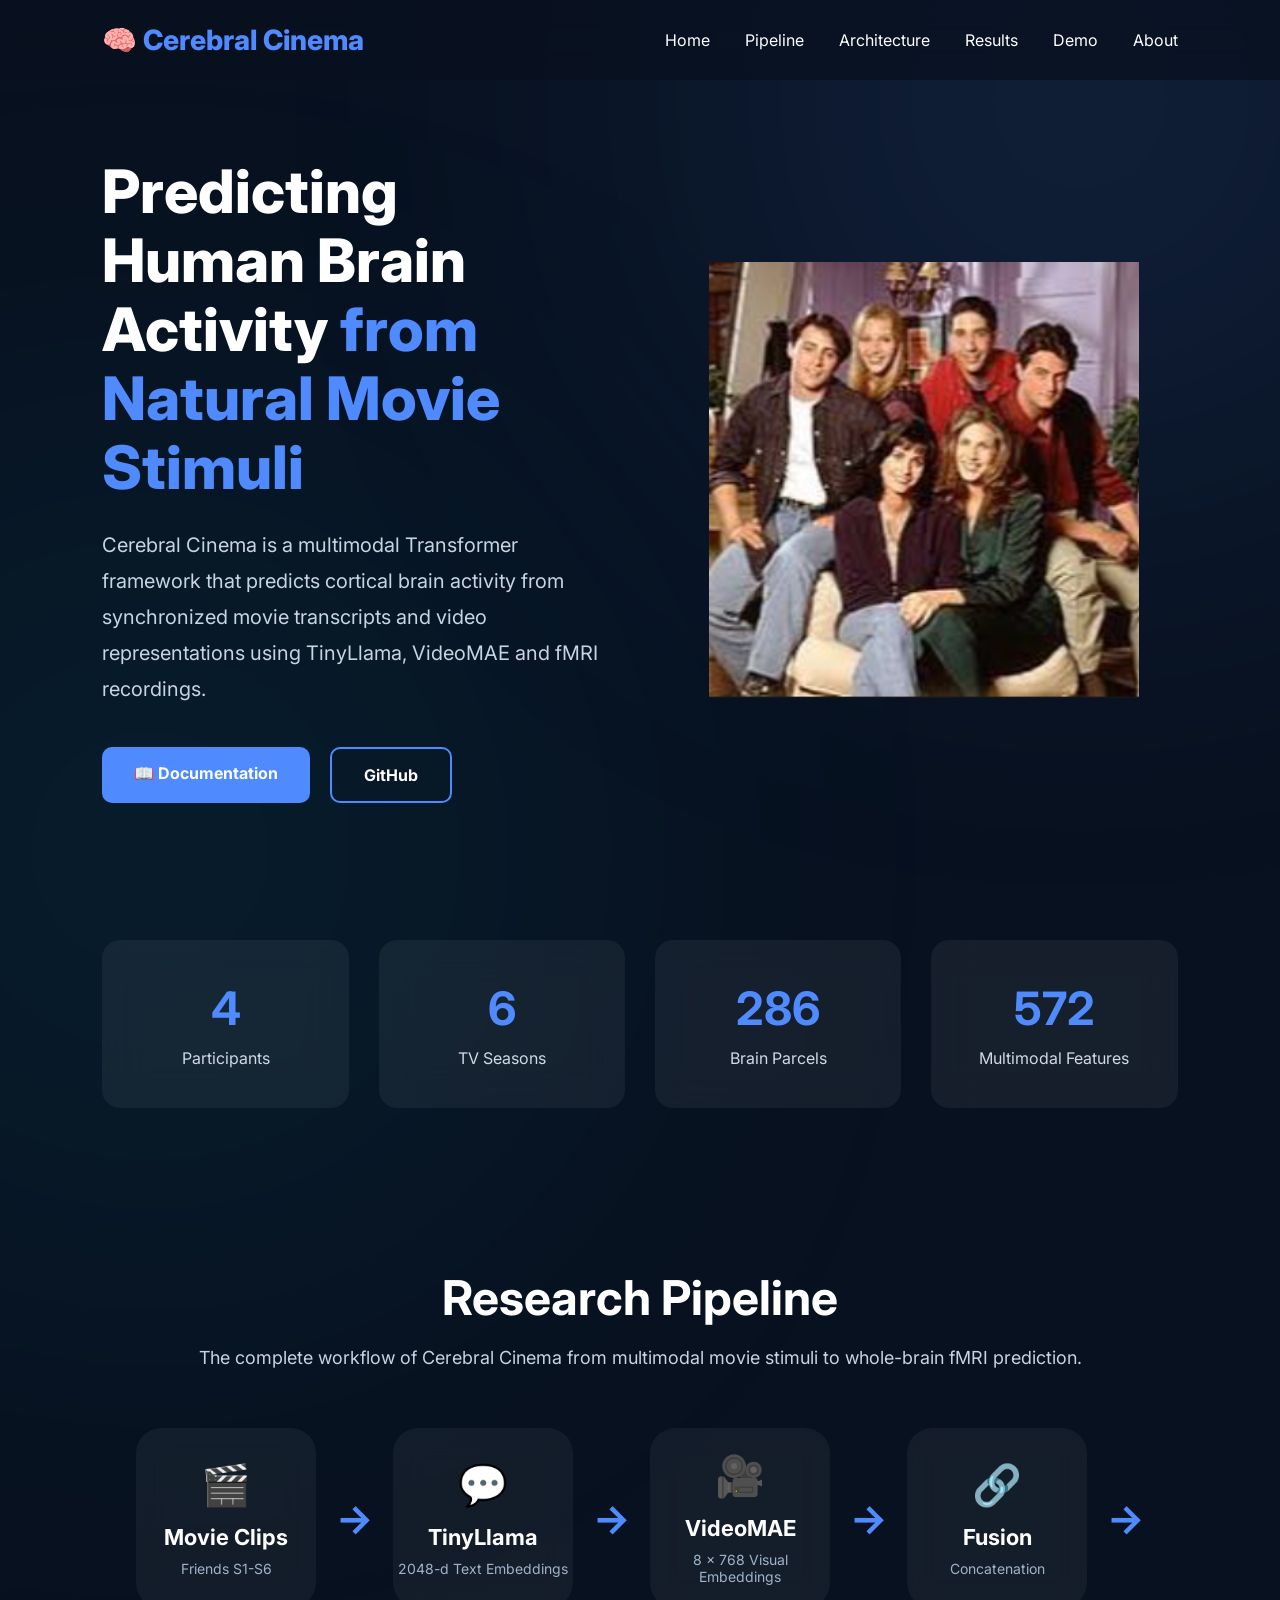
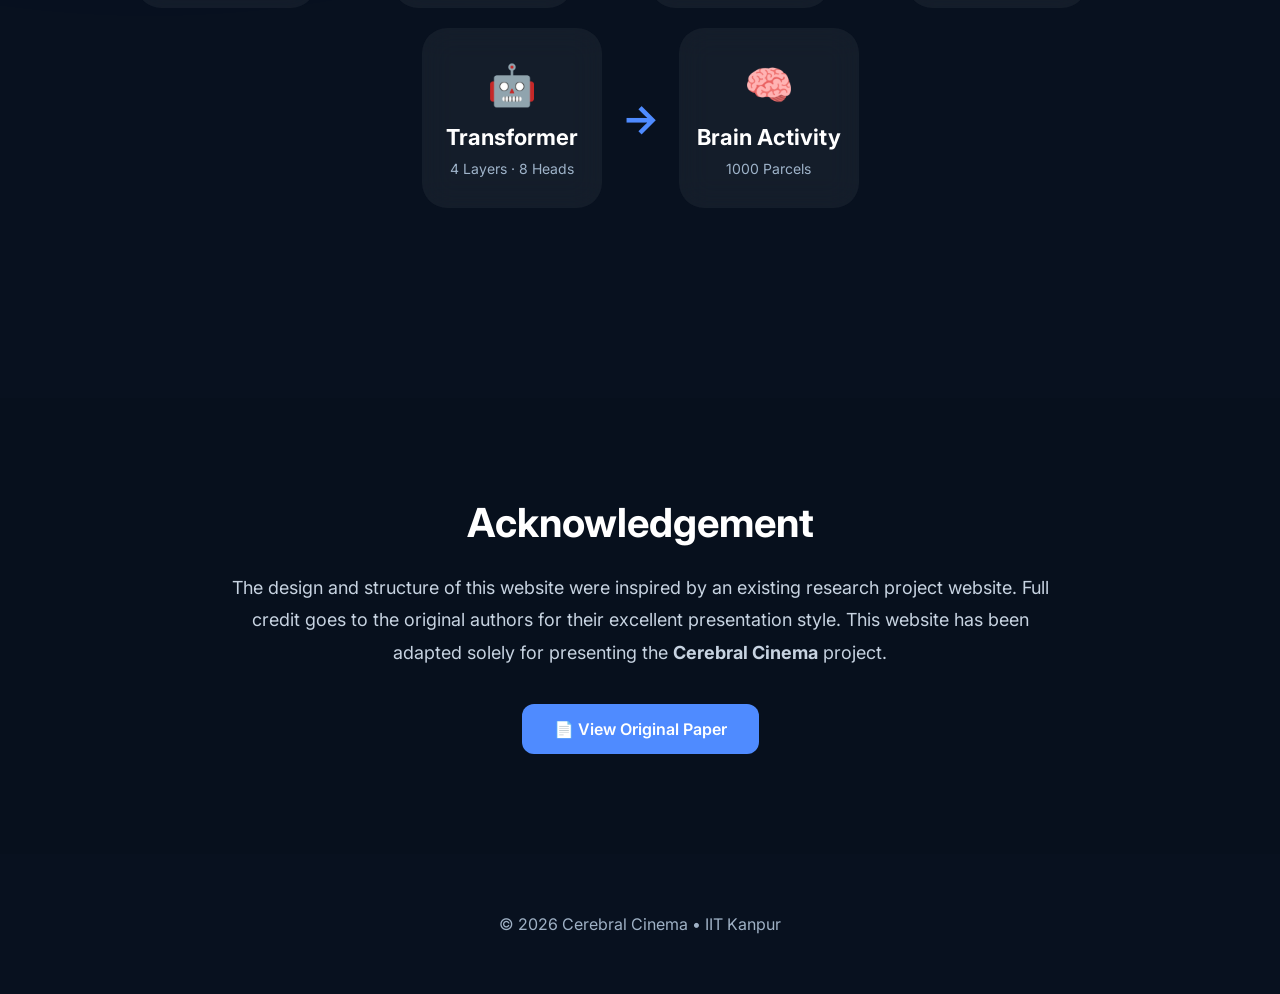
<file: frontend/index.html>
<!DOCTYPE html>
<html lang="en">

<head>

    <meta charset="UTF-8">

    <meta name="viewport" content="width=device-width, initial-scale=1.0">

    <title>Cerebral Cinema</title>

    <link rel="stylesheet" href="style.css">

    <link rel="preconnect" href="https://fonts.googleapis.com">

    <link rel="preconnect" href="https://fonts.gstatic.com" crossorigin>

    <link href="https://fonts.googleapis.com/css2?family=Inter:wght@300;400;500;700;800&family=Poppins:wght@400;600;700&display=swap" rel="stylesheet">

</head>

<body>

<!-- Navigation -->

<nav>

    <div class="logo">

        🧠 Cerebral Cinema

    </div>

    <ul>

        <li><a href="#">Home</a></li>

        <li><a href="pages/pipeline.html">Pipeline</a></li>

        <li><a href="pages/model.html">Architecture</a></li>

        <li><a href="pages/prediction.html">Results</a></li>

        <li><a href="pages/demo.html">Demo</a></li>

        <li><a href="pages/about.html">About</a></li>

    </ul>

</nav>

<!-- Hero -->

<section class="hero">

    <div class="hero-text">

        <h1>

            Predicting Human Brain Activity

            <span>from Natural Movie Stimuli</span>

        </h1>

        <p>

            Cerebral Cinema is a multimodal Transformer framework that predicts
            cortical brain activity from synchronized movie transcripts and video
            representations using TinyLlama, VideoMAE and fMRI recordings.

        </p>

        <div class="buttons">

            <a href="https://github.com/milindbathla1812/Cerebral_Cinema_SummerProject/blob/main/README.md" target="_blank" class="btn">

                📖 Documentation

            </a>

            <a href="https://github.com/milindbathla1812/Cerebral_Cinema_SummerProject"

                class="btn secondary">

                GitHub

            </a>

        </div>

    </div>

    <div class="hero-image">

        <img src="images/cerebral.png" alt="Cerebral Cinema">
    </div>

</section>

<!-- Statistics -->

<section class="stats">

    <div class="card">

        <h2>4</h2>

        <p>Participants</p>

    </div>

    <div class="card">

        <h2>6</h2>

        <p>TV Seasons</p>

    </div>

    <div class="card">

        <h2>1000</h2>

        <p>Brain Parcels</p>

    </div>

    <div class="card">

        <h2>2048 + 768</h2>

        <p>Multimodal Features</p>

    </div>

</section>

<!-- ================= Pipeline ================= -->

<section class="pipeline" id="pipeline">

    <h2>Research Pipeline</h2>

    <p>
        The complete workflow of Cerebral Cinema from multimodal movie stimuli
        to whole-brain fMRI prediction.
    </p>

    <div class="pipeline-container">

        <div class="pipeline-box">
            🎬
            <h3>Movie Clips</h3>
            <span>Friends S1-S6</span>
        </div>

        <div class="arrow">→</div>

        <div class="pipeline-box">
            💬
            <h3>TinyLlama</h3>
            <span>2048-d Text Embeddings</span>
        </div>

        <div class="arrow">→</div>

        <div class="pipeline-box">
            🎥
            <h3>VideoMAE</h3>
            <span>8 × 768 Visual Embeddings</span>
        </div>

        <div class="arrow">→</div>

        <div class="pipeline-box">
            🔗
            <h3>Fusion</h3>
            <span>Concatenation</span>
        </div>

        <div class="arrow">→</div>

        <div class="pipeline-box">
            🤖
            <h3>Transformer</h3>
            <span>4 Layers · 8 Heads</span>
        </div>

        <div class="arrow">→</div>

        <div class="pipeline-box">
            🧠
            <h3>Brain Activity</h3>
            <span>1000 Parcels</span>
        </div>

    </div>

</section>

<section class="acknowledgement">

    <h2>Acknowledgement</h2>

    <p>
        The design and structure of this website were inspired by an existing
        research project website. Full credit goes to the original authors for
        their excellent presentation style. This website has been adapted solely
        for presenting the <strong>Cerebral Cinema</strong> project.
    </p>

    <a href="https://arxiv.org/abs/2507.22229" target="_blank" class="paper-btn">
        📄 View Original Paper
    </a>

</section>

<!-- Footer -->

<footer>

<p>

© 2026 Cerebral Cinema • IIT Kanpur

</p>

</footer>

<script src="script.js"></script>

</body>

</html>
</file>
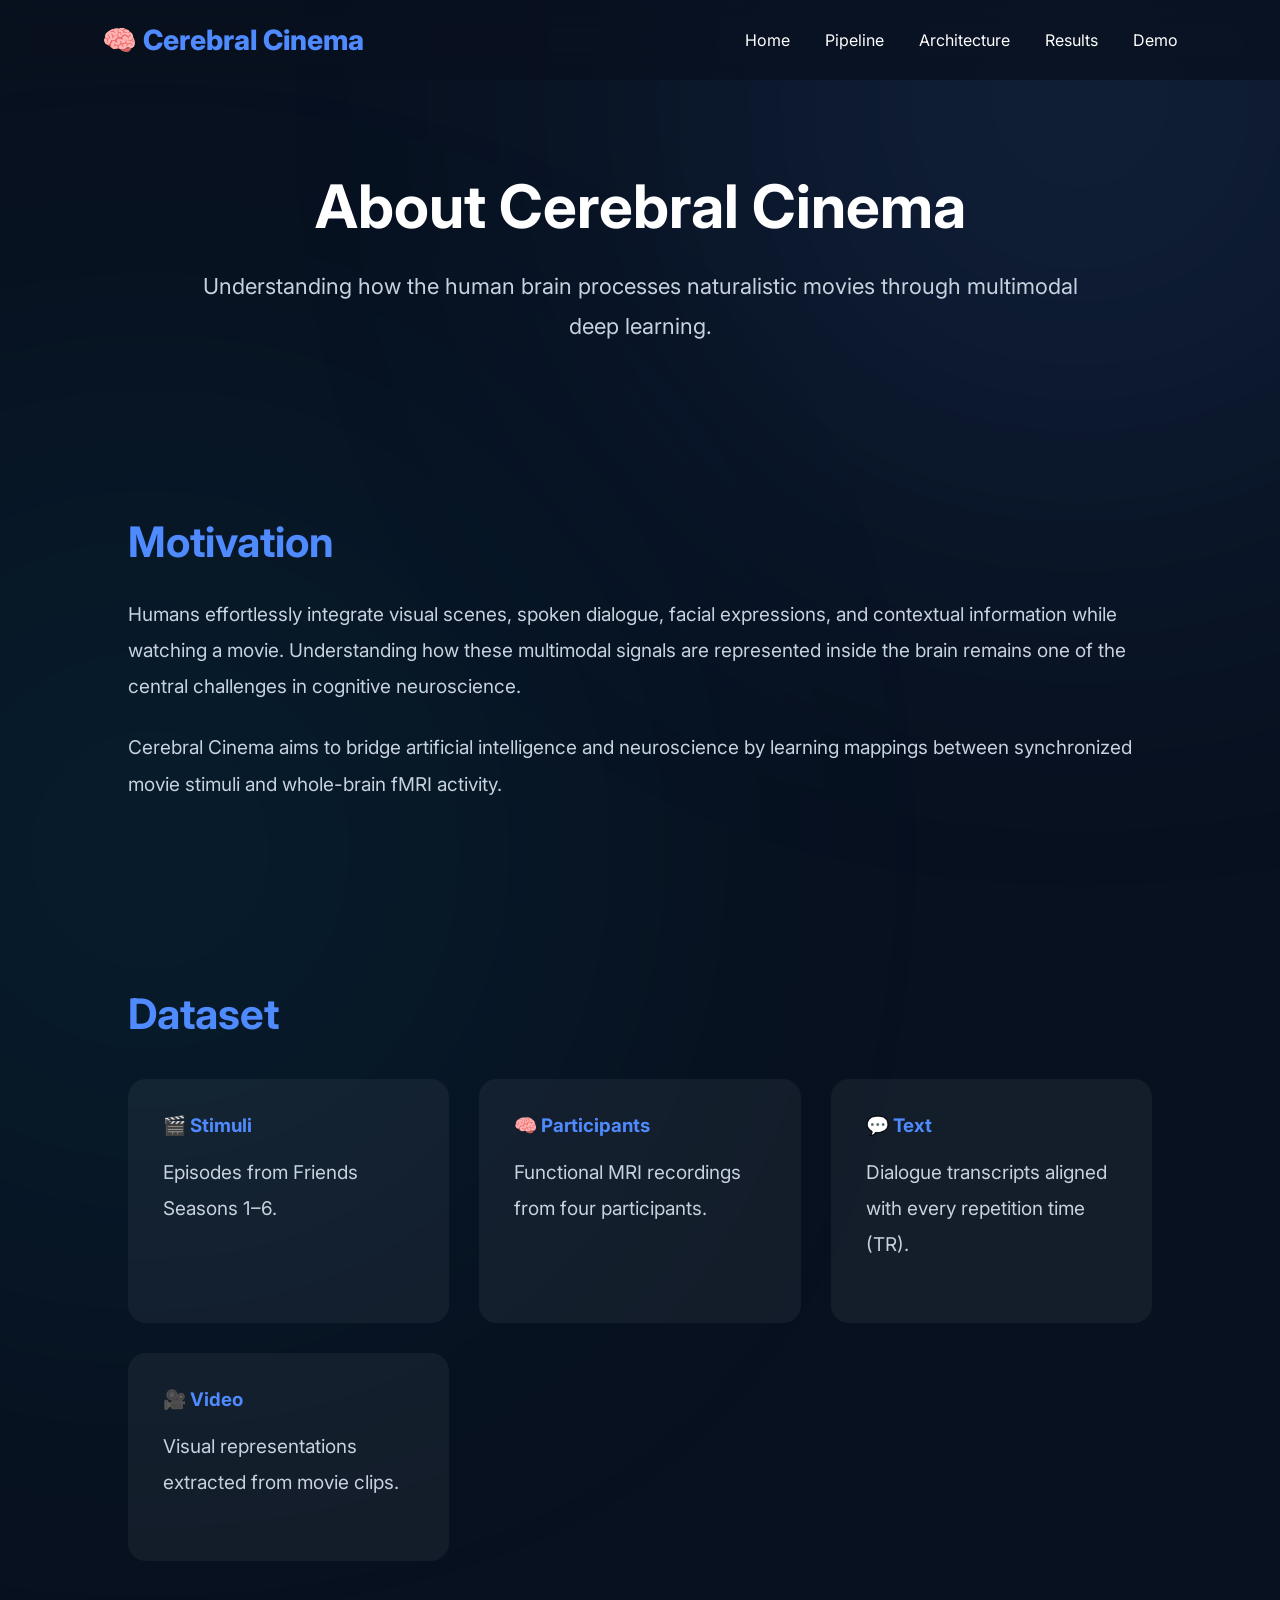
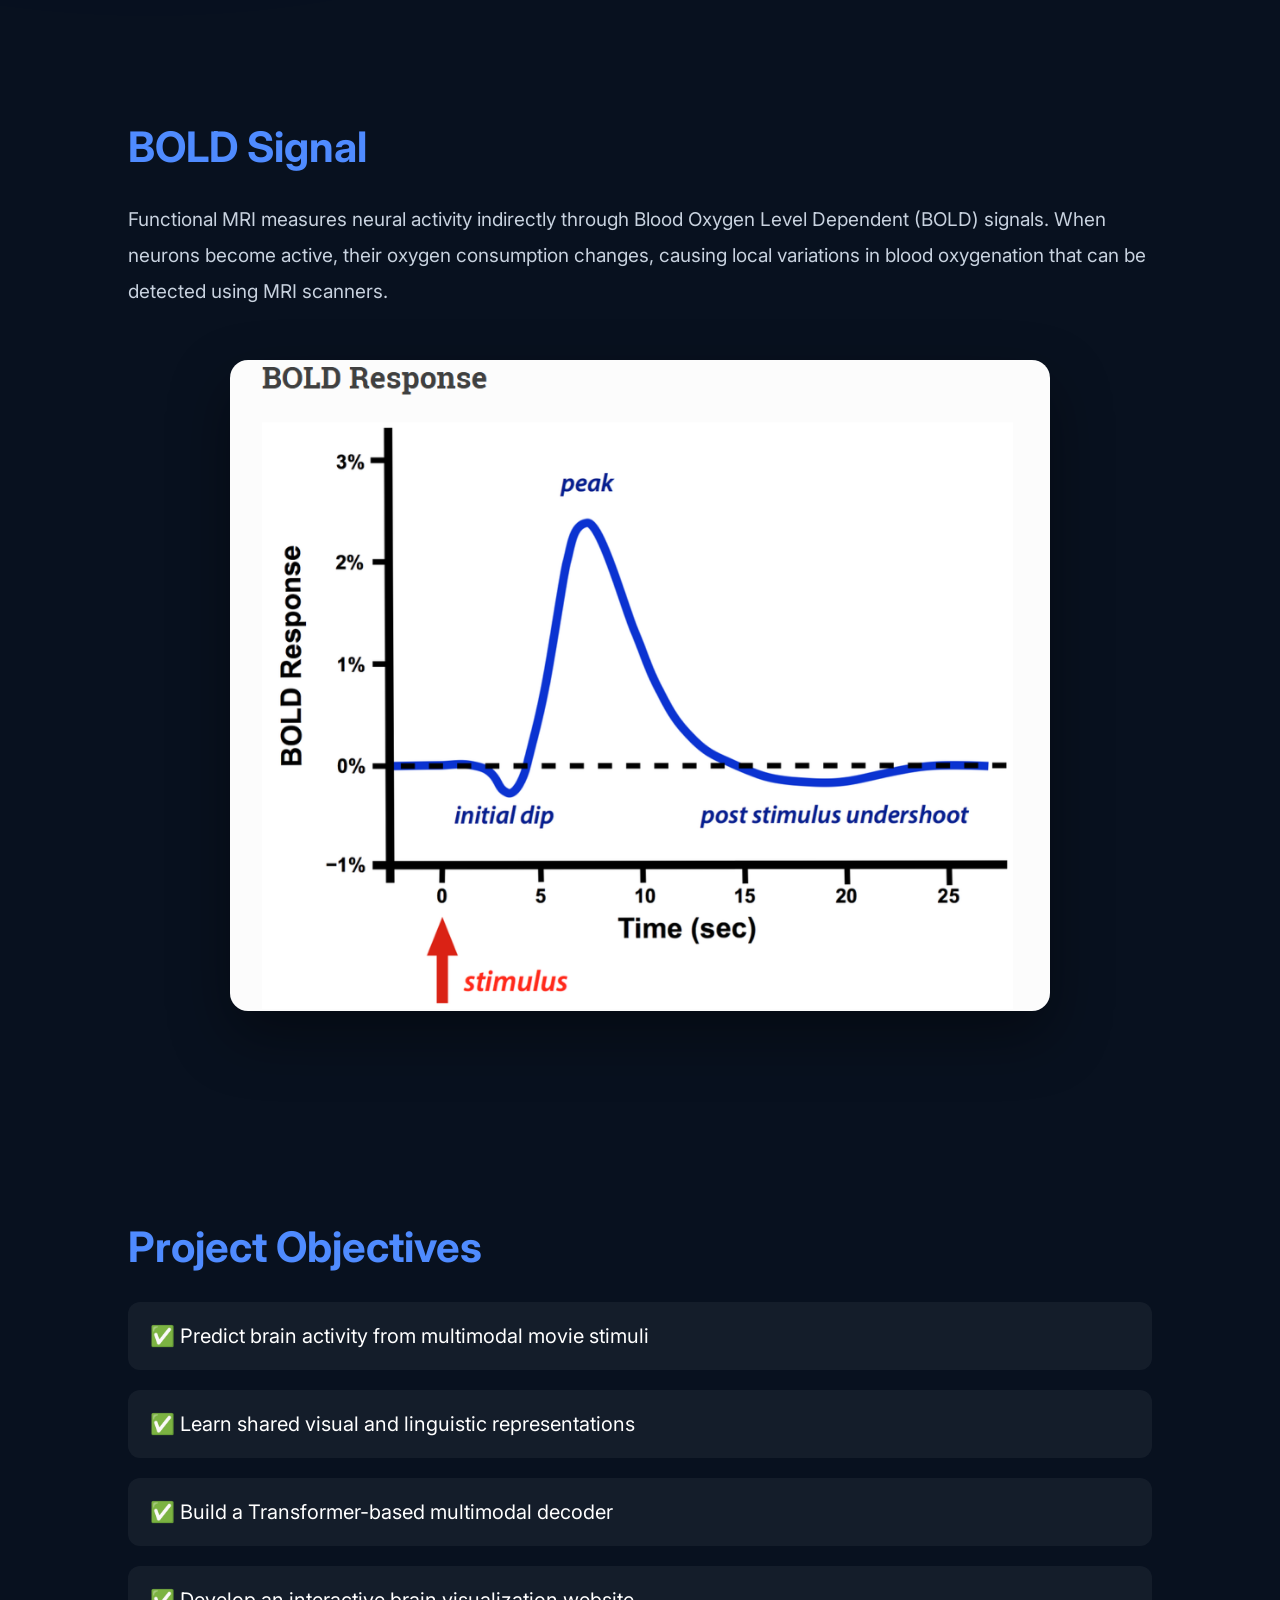
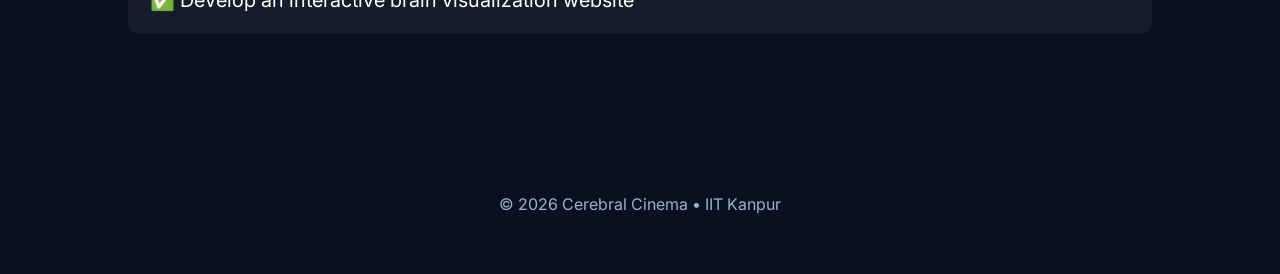
<file: frontend/pages/about.html>
<!DOCTYPE html>
<html lang="en">

<head>

<meta charset="UTF-8">
<meta name="viewport" content="width=device-width, initial-scale=1.0">

<title>About | Cerebral Cinema</title>

<link rel="stylesheet" href="../style.css">

<link href="https://fonts.googleapis.com/css2?family=Inter:wght@300;400;500;700;800&display=swap" rel="stylesheet">

</head>

<body>

<!-- ================= NAVBAR ================= -->

<nav>

<div class="logo">

🧠 Cerebral Cinema

</div>

<ul>

<li><a href="../index.html">Home</a></li>
<li><a href="pipeline.html">Pipeline</a></li>
<li><a href="model.html">Architecture</a></li>
<li><a href="prediction.html">Results</a></li>
<li><a href="demo.html">Demo</a></li>

</ul>

</nav>

<!-- ================= HERO ================= -->

<section class="page-hero">

<h1>About Cerebral Cinema</h1>

<p>

Understanding how the human brain processes naturalistic
movies through multimodal deep learning.

</p>

</section>

<!-- ================= MOTIVATION ================= -->

<section class="content">

<h2>Motivation</h2>

<p>

Humans effortlessly integrate visual scenes, spoken dialogue,
facial expressions, and contextual information while watching a
movie. Understanding how these multimodal signals are represented
inside the brain remains one of the central challenges in cognitive
neuroscience.

</p>

<p>

Cerebral Cinema aims to bridge artificial intelligence and
neuroscience by learning mappings between synchronized movie
stimuli and whole-brain fMRI activity.

</p>

</section>

<!-- ================= DATASET ================= -->

<section class="content">

<h2>Dataset</h2>

<div class="info-grid">

<div class="info-card">

<h3>🎬 Stimuli</h3>

<p>

Episodes from Friends Seasons 1–6.

</p>

</div>

<div class="info-card">

<h3>🧠 Participants</h3>

<p>

Functional MRI recordings from four participants.

</p>

</div>

<div class="info-card">

<h3>💬 Text</h3>

<p>

Dialogue transcripts aligned with every repetition time (TR).

</p>

</div>

<div class="info-card">

<h3>🎥 Video</h3>

<p>

Visual representations extracted from movie clips.

</p>

</div>

</div>

</section>

<!-- ================= BOLD ================= -->

<section class="content">

<h2>BOLD Signal</h2>

<p>

Functional MRI measures neural activity indirectly through Blood
Oxygen Level Dependent (BOLD) signals. When neurons become active,
their oxygen consumption changes, causing local variations in blood
oxygenation that can be detected using MRI scanners.

</p>

<img src="../images/BOLD.png" class="section-image">

</section>

<!-- ================= OBJECTIVES ================= -->

<section class="content">

<h2>Project Objectives</h2>

<div class="objective">

✅ Predict brain activity from multimodal movie stimuli

</div>

<div class="objective">

✅ Learn shared visual and linguistic representations

</div>

<div class="objective">

✅ Build a Transformer-based multimodal decoder

</div>

<div class="objective">

✅ Develop an interactive brain visualization website

</div>

</section>

<footer>

<p>

© 2026 Cerebral Cinema • IIT Kanpur

</p>

</footer>

<script src="../script.js"></script>

</body>

</html>
</file>
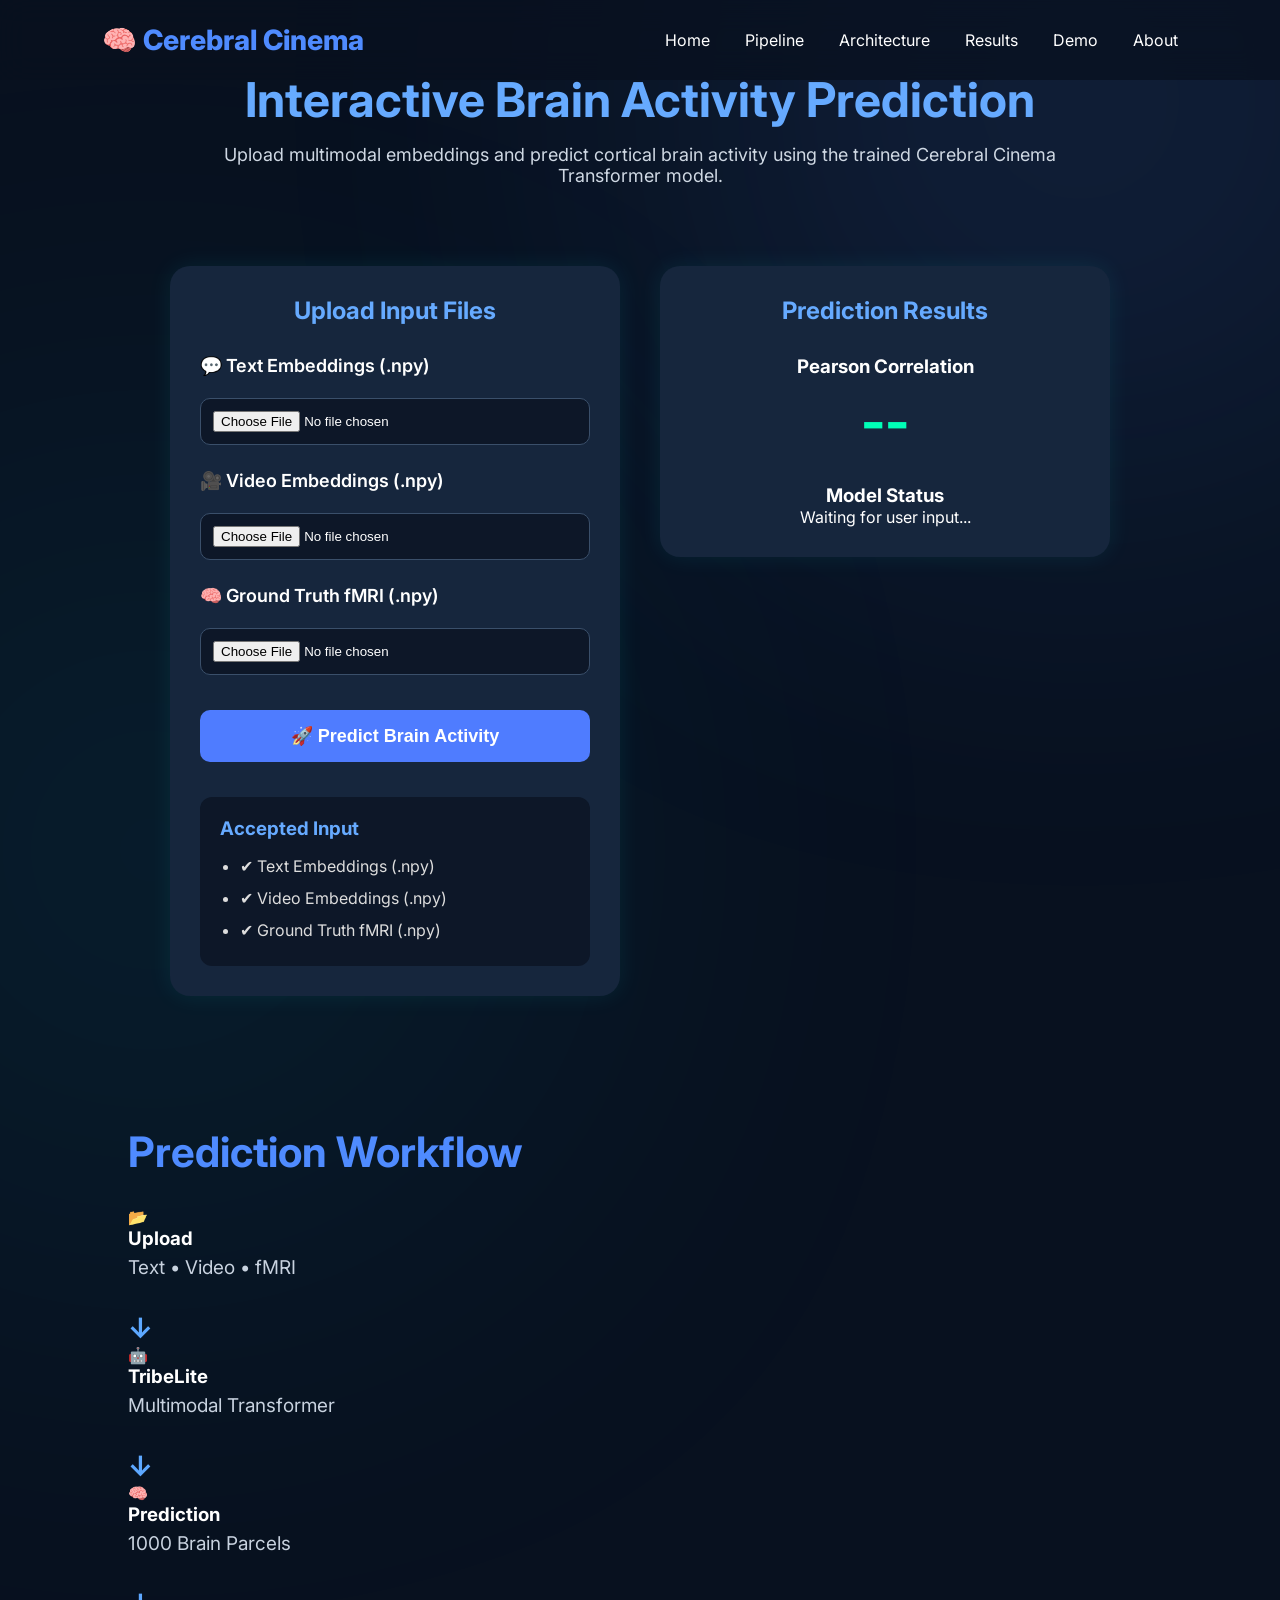
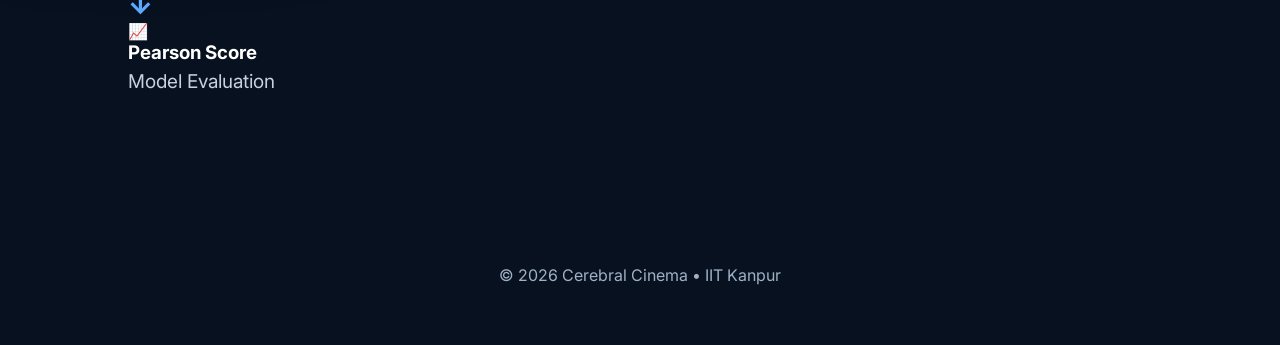
<file: frontend/pages/demo.html>
<!DOCTYPE html>
<html lang="en">

<head>

    <meta charset="UTF-8">

    <meta name="viewport" content="width=device-width, initial-scale=1.0">

    <title>Demo | Cerebral Cinema</title>

    <link rel="stylesheet" href="../style.css">

    <link rel="preconnect" href="https://fonts.googleapis.com">

    <link rel="preconnect" href="https://fonts.gstatic.com" crossorigin>

    <link href="https://fonts.googleapis.com/css2?family=Inter:wght@300;400;500;700;800&family=Poppins:wght@400;600;700&display=swap" rel="stylesheet">

</head>

<body>

<!-- Navigation -->

<nav>

    <div class="logo">
        🧠 Cerebral Cinema
    </div>

    <ul>

        <li><a href="../index.html">Home</a></li>

        <li><a href="pipeline.html">Pipeline</a></li>

        <li><a href="model.html">Architecture</a></li>

        <li><a href="prediction.html">Results</a></li>

        <li><a href="demo.html" class="active">Demo</a></li>

        <li><a href="about.html">About</a></li>

    </ul>

</nav>


<!-- ================= HERO ================= -->

<section class="page-header">

    <h1>Interactive Brain Activity Prediction</h1>

    <p>

        Upload multimodal embeddings and predict cortical brain activity
        using the trained Cerebral Cinema Transformer model.

    </p>

</section>


<!-- ================= DEMO ================= -->

<section class="demo-container">

    <!-- Upload Panel -->

    <div class="upload-panel">

        <h2>Upload Input Files</h2>

        <div class="upload-card">

            <label>💬 Text Embeddings (.npy)</label>

            <input type="file" id="textFile" accept=".npy">

        </div>

        <div class="upload-card">

            <label>🎥 Video Embeddings (.npy)</label>

            <input type="file" id="videoFile" accept=".npy">

        </div>

        <div class="upload-card">

            <label>🧠 Ground Truth fMRI (.npy)</label>

            <input type="file" id="fmriFile" accept=".npy">

        </div>

        <button class="predict-btn" id="predictBtn">

            🚀 Predict Brain Activity

        </button>


        <div class="accepted-files">

            <h3>Accepted Input</h3>

            <ul>

                <li>✔ Text Embeddings (.npy)</li>

                <li>✔ Video Embeddings (.npy)</li>

                <li>✔ Ground Truth fMRI (.npy)</li>

            </ul>

        </div>

    </div>



    <!-- Results Panel -->

    <div class="results-panel">

        <h2>Prediction Results</h2>

        <div class="result-box">

            <h3>Pearson Correlation</h3>

            <div class="score" id="pearsonScore">

                --

            </div>

        </div>



        <div class="result-box">

            <h3>Model Status</h3>

            <p id="statusText">

                Waiting for user input...

            </p>

        </div>

    </div>

</section>



<!-- ================= Workflow ================= -->

<section class="content">

    <h2>Prediction Workflow</h2>

    <div class="workflow-horizontal">

        <div class="workflow-card">
            <div class="icon">📂</div>
            <h3>Upload</h3>
            <p>Text • Video • fMRI</p>
        </div>

        <div class="workflow-arrow">↓</div>

        <div class="workflow-card">
            <div class="icon">🤖</div>
            <h3>TribeLite</h3>
            <p>Multimodal Transformer</p>
        </div>

        <div class="workflow-arrow">↓</div>

        <div class="workflow-card">
            <div class="icon">🧠</div>
            <h3>Prediction</h3>
            <p>1000 Brain Parcels</p>
        </div>

        <div class="workflow-arrow">↓</div>

        <div class="workflow-card">
            <div class="icon">📈</div>
            <h3>Pearson Score</h3>
            <p>Model Evaluation</p>
        </div>

    </div>

</section>



<!-- ================= Footer ================= -->

<footer>

<p>

© 2026 Cerebral Cinema • IIT Kanpur

</p>

</footer>

<script src="../script.js"></script>

</body>

</html>
</file>
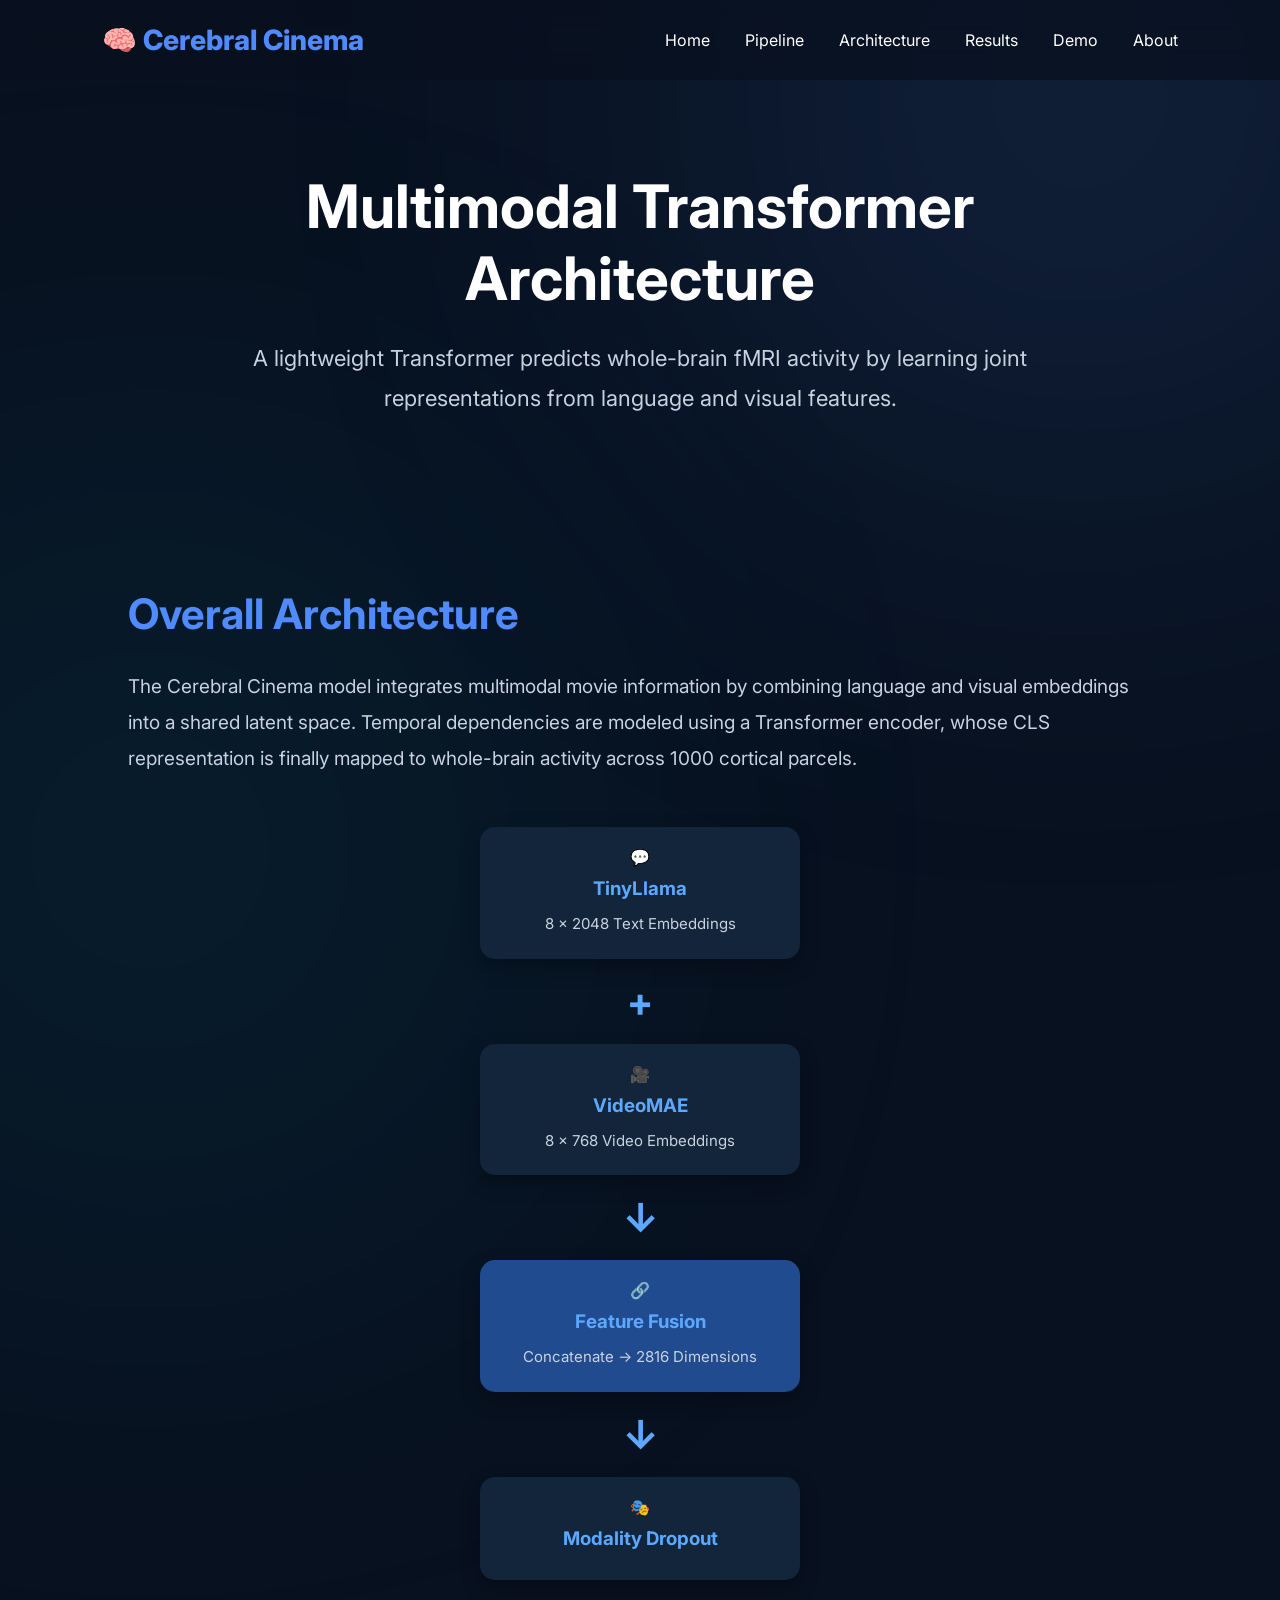
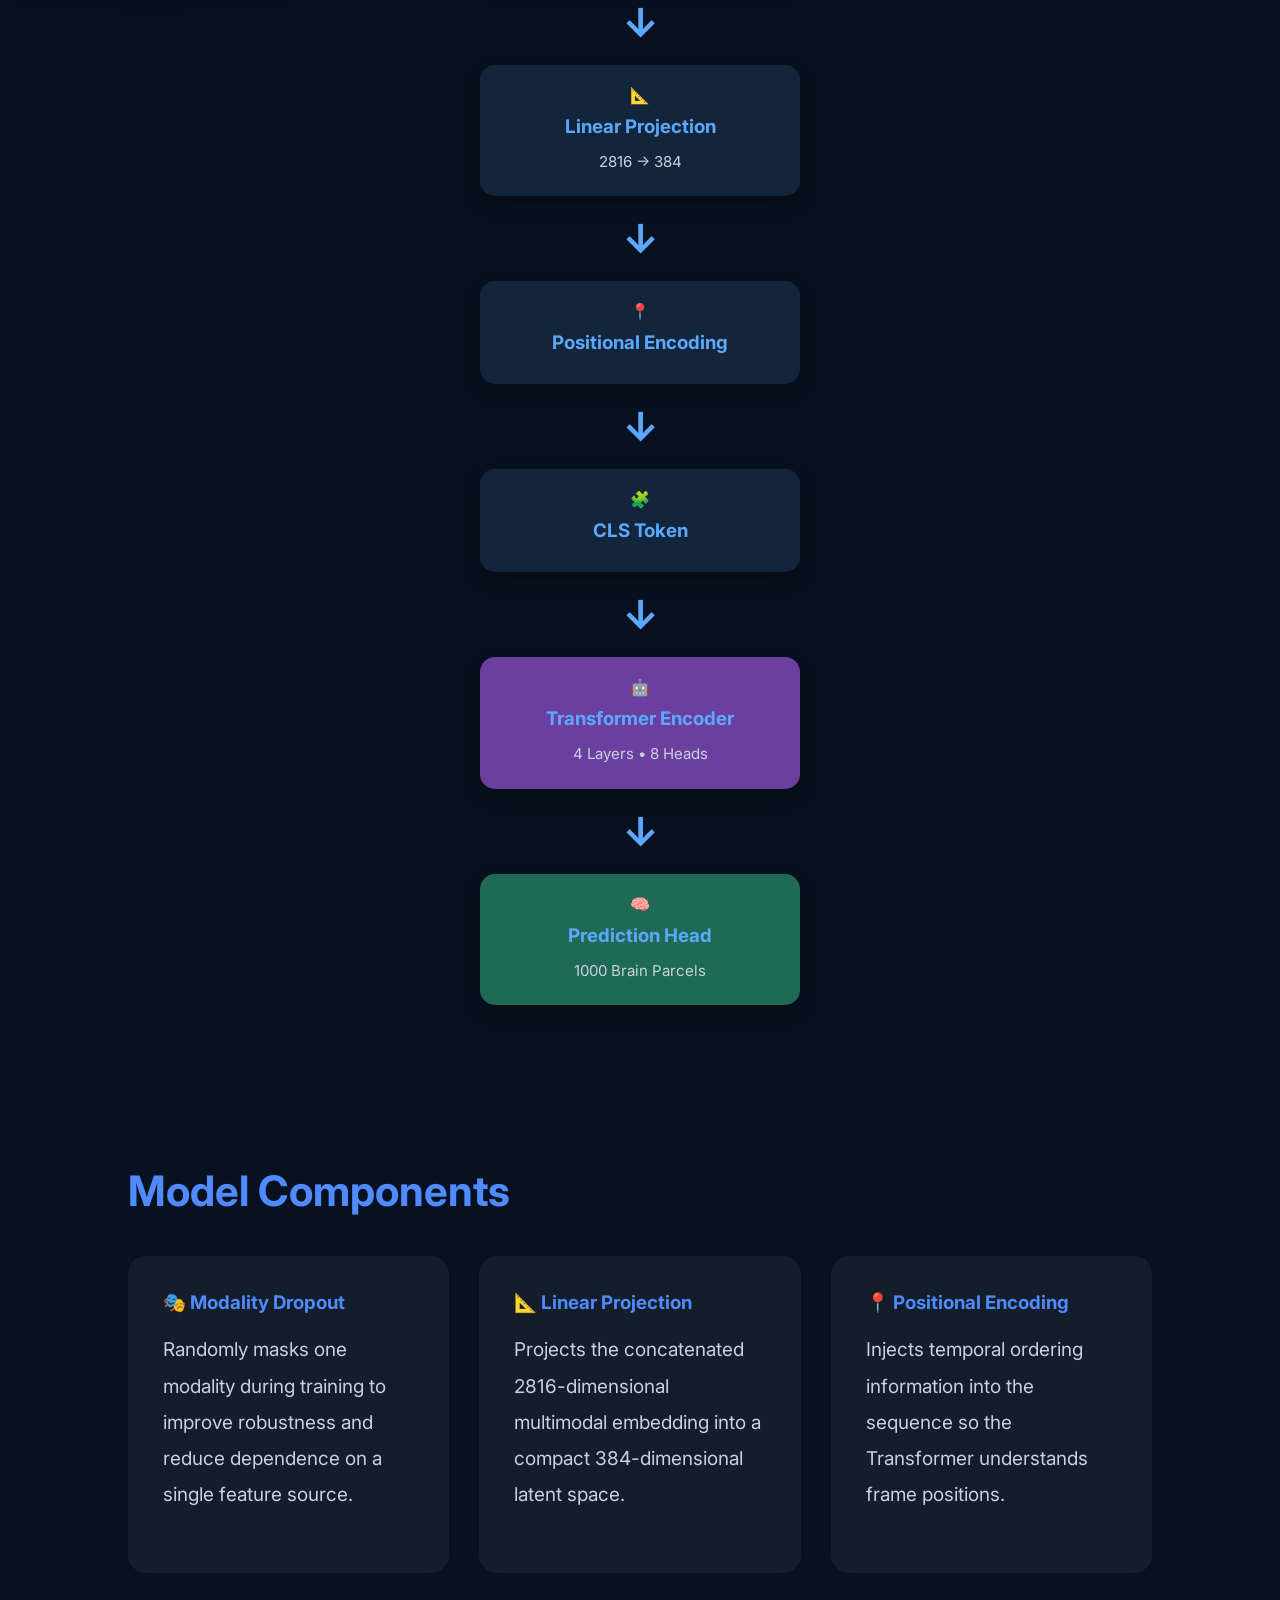
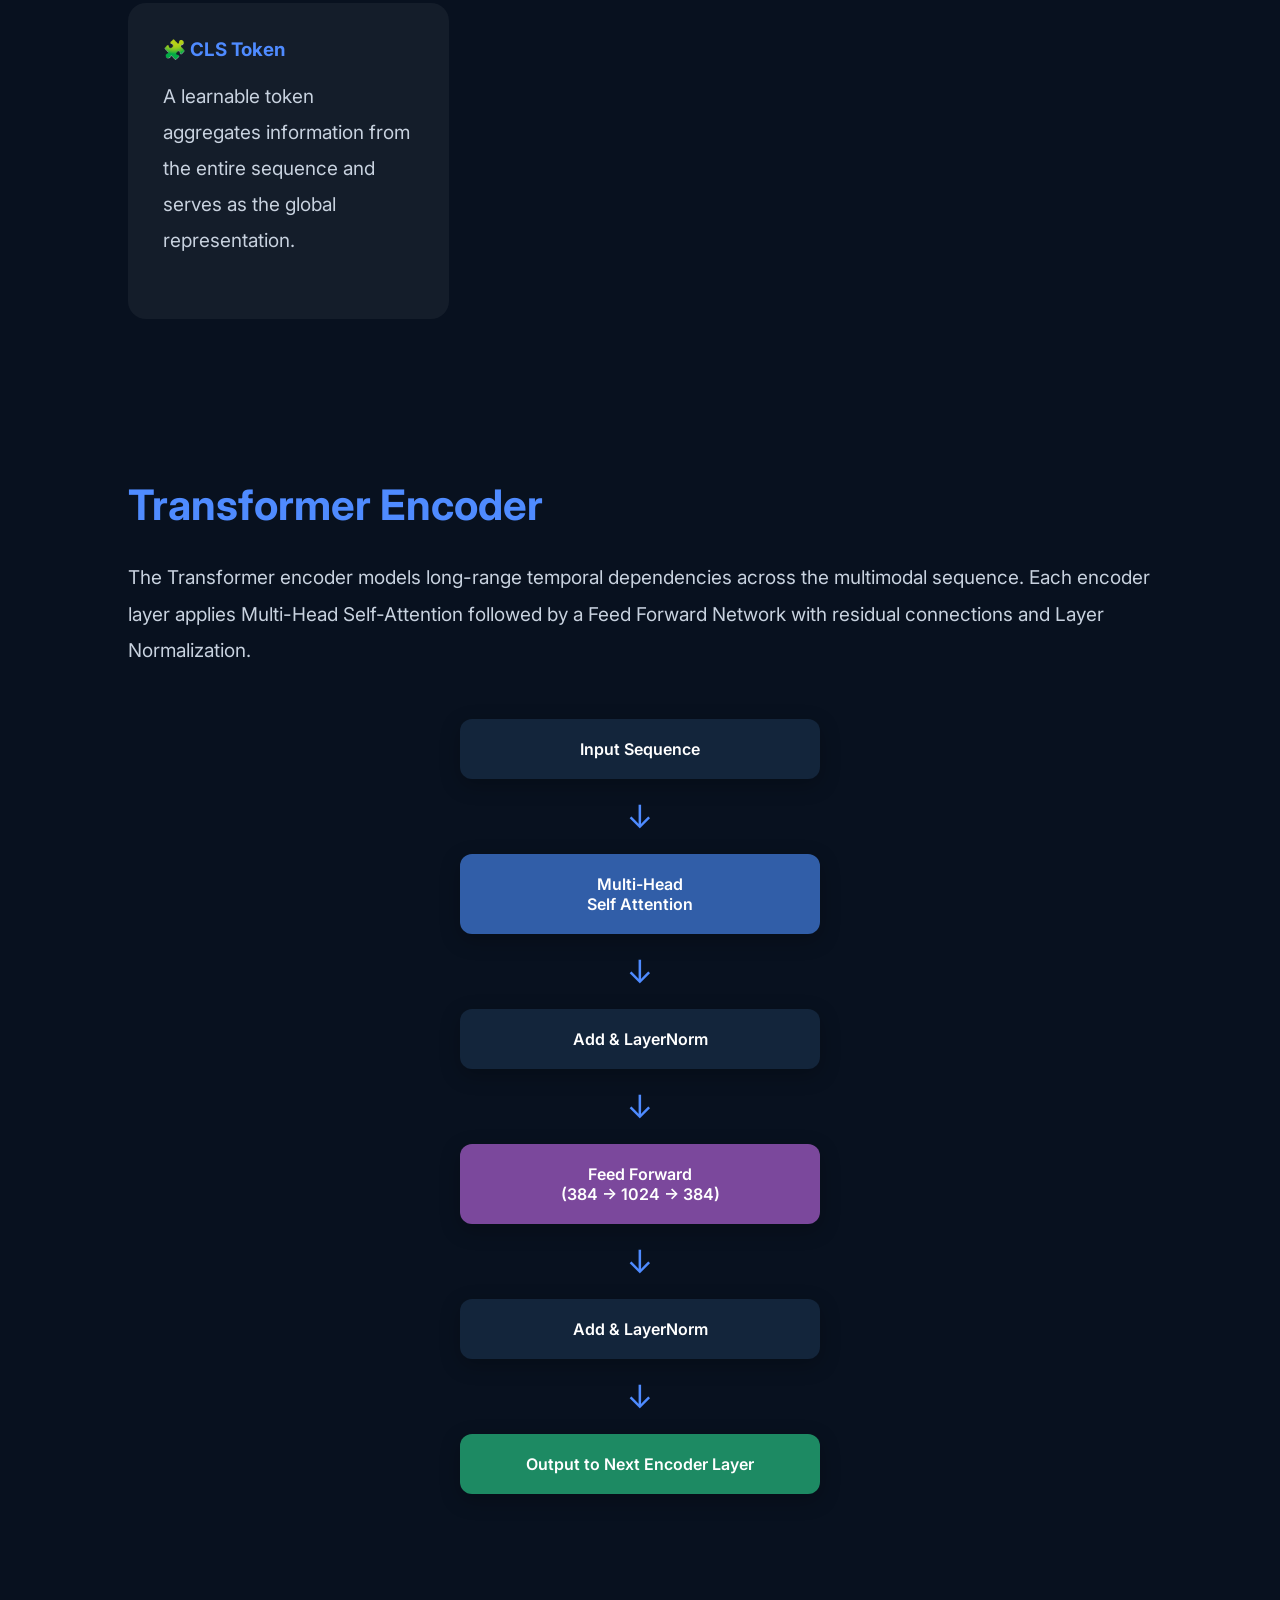
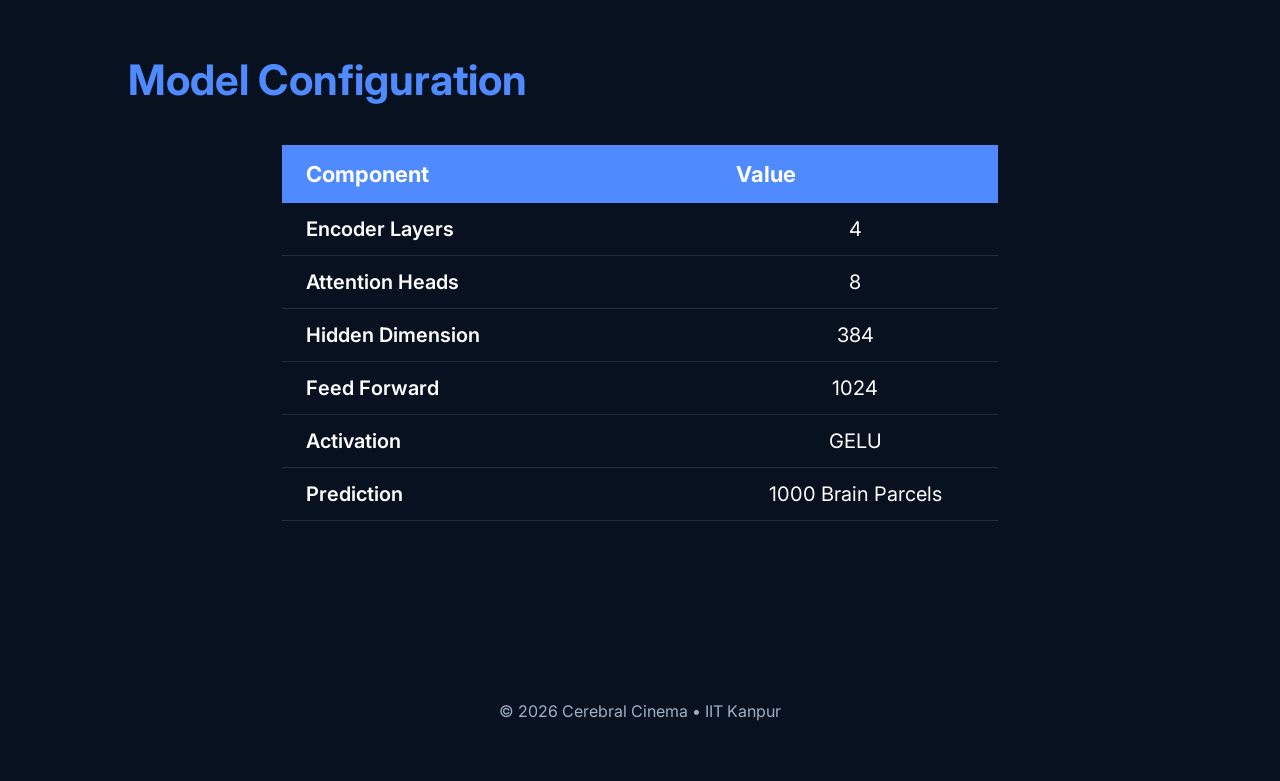
<file: frontend/pages/model.html>
<!DOCTYPE html>
<html lang="en">

<head>

<meta charset="UTF-8">
<meta name="viewport" content="width=device-width, initial-scale=1.0">

<title>Model Architecture | Cerebral Cinema</title>

<link rel="stylesheet" href="../style.css">

<link href="https://fonts.googleapis.com/css2?family=Inter:wght@300;400;500;700;800&display=swap" rel="stylesheet">

</head>

<body>

<nav>

<div class="logo">

🧠 Cerebral Cinema

</div>

<ul>

<li><a href="../index.html">Home</a></li>
<li><a href="pipeline.html">Pipeline</a></li>
<li><a href="model.html">Architecture</a></li>
<li><a href="prediction.html">Results</a></li>
<li><a href="demo.html">Demo</a></li>
<li><a href="about.html">About</a></li>

</ul>

</nav>

<!-- ================= HERO ================= -->

<section class="page-hero">

<h1>Multimodal Transformer Architecture</h1>

<p>

A lightweight Transformer predicts whole-brain fMRI activity by
learning joint representations from language and visual features.

</p>

</section>

<!-- ================= MAIN ARCH ================= -->

<section class="content">

<h2>Overall Architecture</h2>

<p>
The Cerebral Cinema model integrates multimodal movie information by
combining language and visual embeddings into a shared latent space.
Temporal dependencies are modeled using a Transformer encoder, whose
CLS representation is finally mapped to whole-brain activity across
1000 cortical parcels.
</p>

<div class="architecture">

<div class="arch-box">
💬
<h3>TinyLlama</h3>
<p>8 × 2048 Text Embeddings</p>
</div>

<div class="arch-arrow">+</div>

<div class="arch-box">
🎥
<h3>VideoMAE</h3>
<p>8 × 768 Video Embeddings</p>
</div>

<div class="arch-arrow">↓</div>

<div class="arch-box highlight">
🔗
<h3>Feature Fusion</h3>
<p>Concatenate → 2816 Dimensions</p>
</div>

<div class="arch-arrow">↓</div>

<div class="arch-box">
🎭
<h3>Modality Dropout</h3>
</div>

<div class="arch-arrow">↓</div>

<div class="arch-box">
📐
<h3>Linear Projection</h3>
<p>2816 → 384</p>
</div>

<div class="arch-arrow">↓</div>

<div class="arch-box">
📍
<h3>Positional Encoding</h3>
</div>

<div class="arch-arrow">↓</div>

<div class="arch-box">
🧩
<h3>CLS Token</h3>
</div>

<div class="arch-arrow">↓</div>

<div class="arch-box transformer">
🤖
<h3>Transformer Encoder</h3>
<p>4 Layers • 8 Heads</p>
</div>

<div class="arch-arrow">↓</div>

<div class="arch-box prediction">
🧠
<h3>Prediction Head</h3>
<p>1000 Brain Parcels</p>
</div>

</div>

</section>

<!-- ================= COMPONENTS ================= -->

<section class="content">

<h2>Model Components</h2>

<div class="info-grid">

<div class="info-card">

<h3>🎭 Modality Dropout</h3>

<p>

Randomly masks one modality during training to improve robustness
and reduce dependence on a single feature source.

</p>

</div>

<div class="info-card">

<h3>📐 Linear Projection</h3>

<p>

Projects the concatenated 2816-dimensional multimodal embedding
into a compact 384-dimensional latent space.

</p>

</div>

<div class="info-card">

<h3>📍 Positional Encoding</h3>

<p>

Injects temporal ordering information into the sequence so the
Transformer understands frame positions.

</p>

</div>

<div class="info-card">

<h3>🧩 CLS Token</h3>

<p>

A learnable token aggregates information from the entire sequence
and serves as the global representation.

</p>

</div>

</div>

</section>

<!-- ================= TRANSFORMER ================= -->

<section class="content">

<h2>Transformer Encoder</h2>

<p>

The Transformer encoder models long-range temporal dependencies across
the multimodal sequence. Each encoder layer applies Multi-Head
Self-Attention followed by a Feed Forward Network with residual
connections and Layer Normalization.

</p>

<div class="transformer-flow">

<div class="tf-box">
Input Sequence
</div>

<div class="tf-arrow">↓</div>

<div class="tf-box attention">
Multi-Head<br>Self Attention
</div>

<div class="tf-arrow">↓</div>

<div class="tf-box">
Add & LayerNorm
</div>

<div class="tf-arrow">↓</div>

<div class="tf-box feedforward">
Feed Forward<br>(384 → 1024 → 384)
</div>

<div class="tf-arrow">↓</div>

<div class="tf-box">
Add & LayerNorm
</div>

<div class="tf-arrow">↓</div>

<div class="tf-box output">
Output to Next Encoder Layer
</div>

</div>

</section>

<!-- ================= TABLE ================= -->

<section class="content">

<h2>Model Configuration</h2>

<table class="config-table">

<tr>
<th>Component</th>
<th>Value</th>
</tr>

<tr>
<td>Encoder Layers</td>
<td>4</td>
</tr>

<tr>
<td>Attention Heads</td>
<td>8</td>
</tr>

<tr>
<td>Hidden Dimension</td>
<td>384</td>
</tr>

<tr>
<td>Feed Forward</td>
<td>1024</td>
</tr>

<tr>
<td>Activation</td>
<td>GELU</td>
</tr>

<tr>
<td>Prediction</td>
<td>1000 Brain Parcels</td>
</tr>

</table>

</section>

<footer>

<p>

© 2026 Cerebral Cinema • IIT Kanpur

</p>

</footer>

<script src="../script.js"></script>

</body>

</html>
</file>
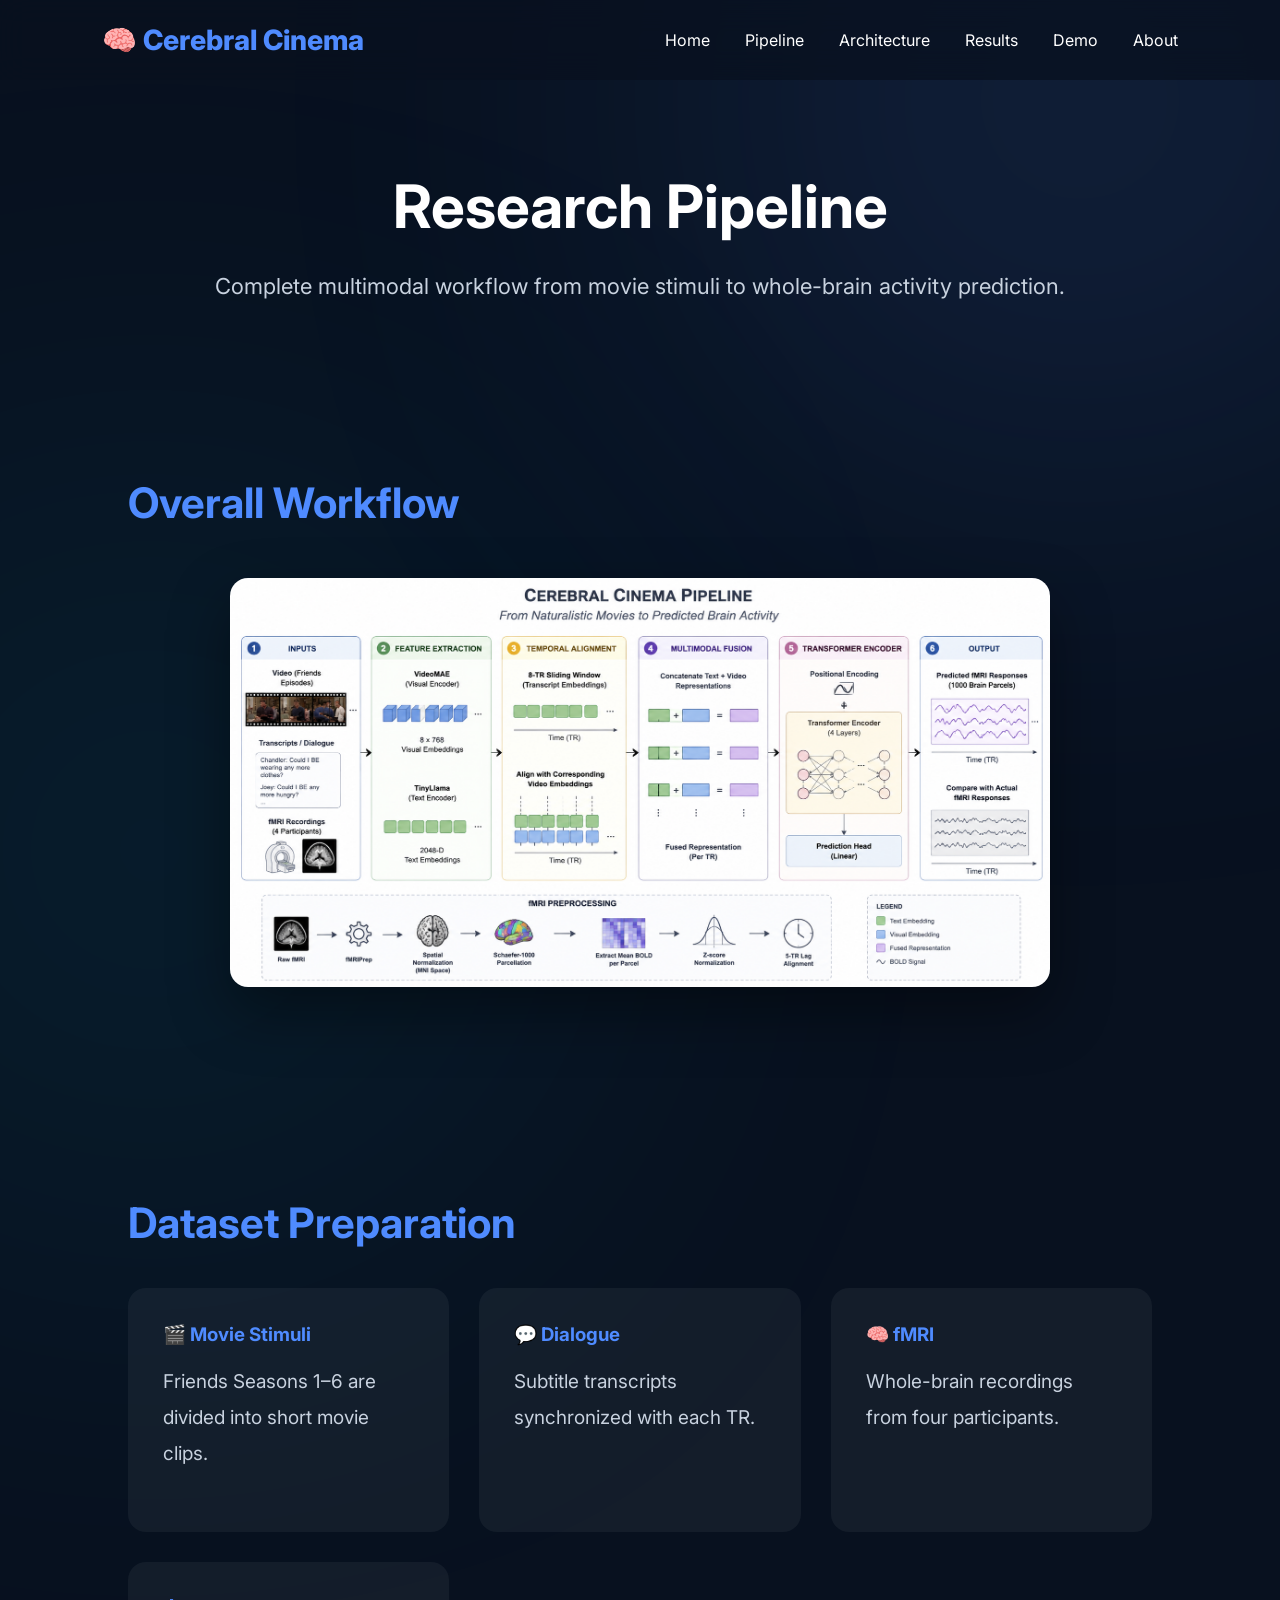
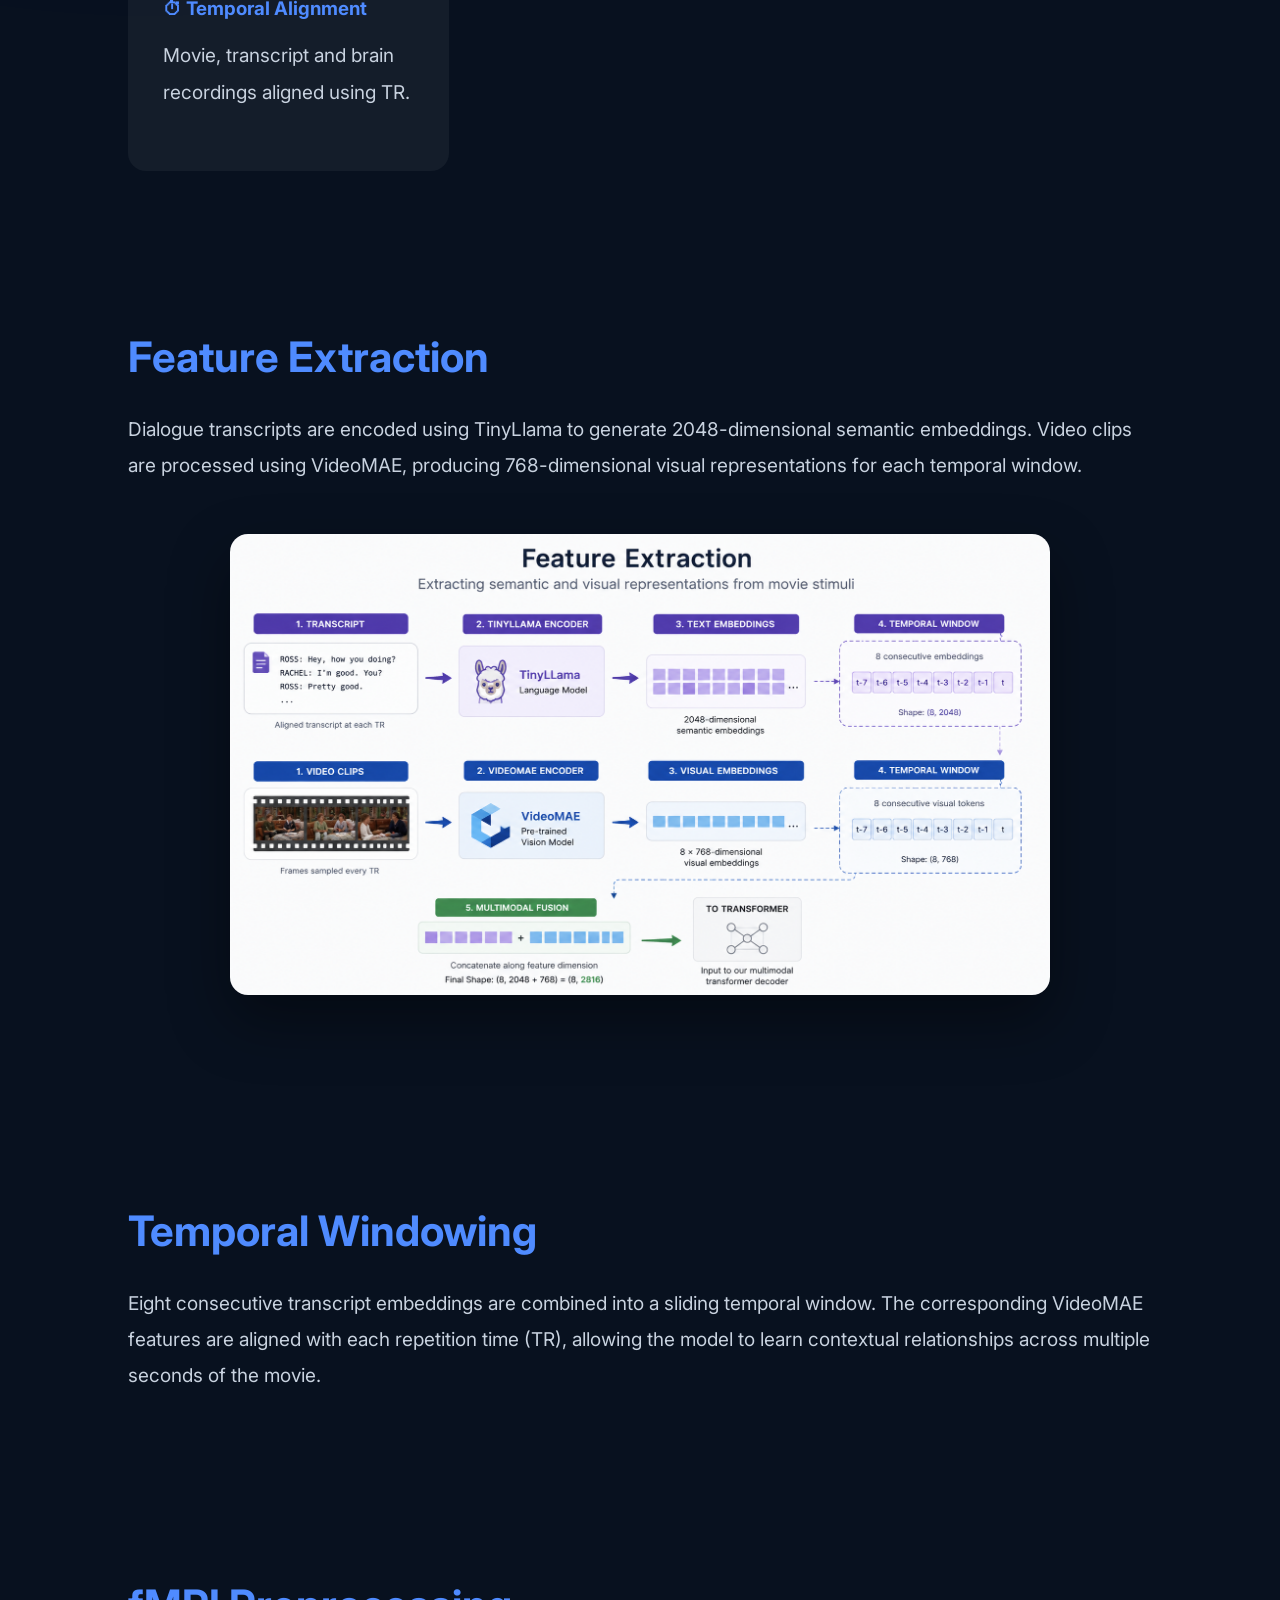
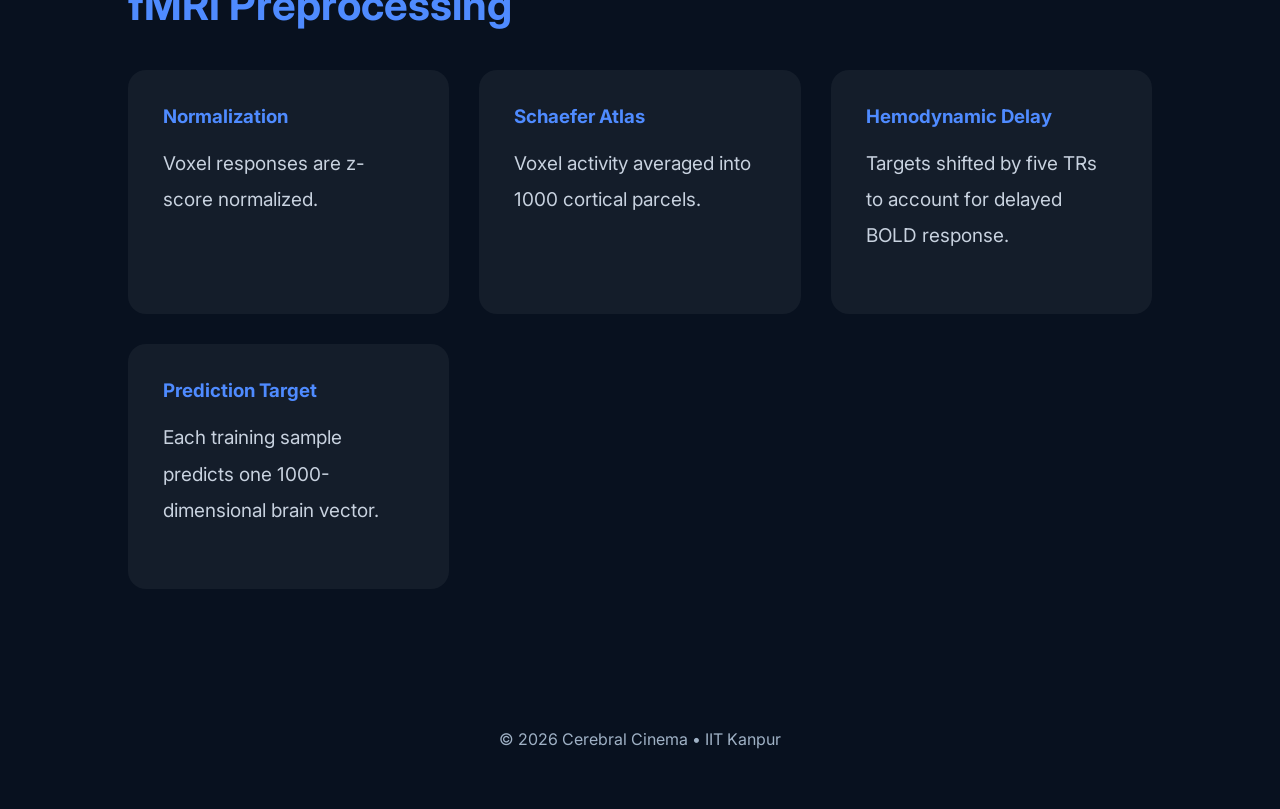
<file: frontend/pages/pipeline.html>
<!DOCTYPE html>
<html lang="en">

<head>

<meta charset="UTF-8">
<meta name="viewport" content="width=device-width, initial-scale=1.0">

<title>Pipeline | Cerebral Cinema</title>

<link rel="stylesheet" href="../style.css">

<link href="https://fonts.googleapis.com/css2?family=Inter:wght@300;400;500;700;800&display=swap" rel="stylesheet">

</head>

<body>

<!-- ================= NAVBAR ================= -->

<nav>

<div class="logo">

🧠 Cerebral Cinema

</div>

<ul>

<li><a href="../index.html">Home</a></li>
<li><a href="pipeline.html">Pipeline</a></li>
<li><a href="model.html">Architecture</a></li>
<li><a href="prediction.html">Results</a></li>
<li><a href="demo.html">Demo</a></li>
<li><a href="about.html">About</a></li>

</ul>

</nav>

<!-- ================= HERO ================= -->

<section class="page-hero">

<h1>Research Pipeline</h1>

<p>

Complete multimodal workflow from movie stimuli
to whole-brain activity prediction.

</p>

</section>

<!-- ================= MAIN PIPELINE ================= -->

<section class="content">

<h2>Overall Workflow</h2>

<img src="../images/pipeline.png" class="section-image">

</section>

<!-- ================= DATA COLLECTION ================= -->

<section class="content">

<h2>Dataset Preparation</h2>

<div class="info-grid">

<div class="info-card">

<h3>🎬 Movie Stimuli</h3>

<p>

Friends Seasons 1–6 are divided into short movie clips.

</p>

</div>

<div class="info-card">

<h3>💬 Dialogue</h3>

<p>

Subtitle transcripts synchronized with each TR.

</p>

</div>

<div class="info-card">

<h3>🧠 fMRI</h3>

<p>

Whole-brain recordings from four participants.

</p>

</div>

<div class="info-card">

<h3>⏱ Temporal Alignment</h3>

<p>

Movie, transcript and brain recordings aligned using TR.

</p>

</div>

</div>

</section>

<!-- ================= FEATURE EXTRACTION ================= -->

<section class="content">

<h2>Feature Extraction</h2>

<p>

Dialogue transcripts are encoded using TinyLlama to generate
2048-dimensional semantic embeddings. Video clips are processed
using VideoMAE, producing 768-dimensional visual representations
for each temporal window.

</p>

<img src="../images/Feature_Extraction.png"
class="section-image">

</section>

<!-- ================= TEMPORAL ALIGNMENT ================= -->

<section class="content">

<h2>Temporal Windowing</h2>

<p>

Eight consecutive transcript embeddings are combined into a
sliding temporal window. The corresponding VideoMAE features are
aligned with each repetition time (TR), allowing the model to
learn contextual relationships across multiple seconds of the
movie.

</p>

</section>

<!-- ================= FMRI ================= -->

<section class="content">

<h2>fMRI Preprocessing</h2>

<div class="info-grid">

<div class="info-card">

<h3>Normalization</h3>

<p>

Voxel responses are z-score normalized.

</p>

</div>

<div class="info-card">

<h3>Schaefer Atlas</h3>

<p>

Voxel activity averaged into 1000 cortical parcels.

</p>

</div>

<div class="info-card">

<h3>Hemodynamic Delay</h3>

<p>

Targets shifted by five TRs to account for delayed BOLD response.

</p>

</div>

<div class="info-card">

<h3>Prediction Target</h3>

<p>

Each training sample predicts one 1000-dimensional brain vector.

</p>

</div>

</div>

</section>

<footer>

<p>

© 2026 Cerebral Cinema • IIT Kanpur

</p>

</footer>

<script src="../script.js"></script>

</body>

</html>
</file>
<file: frontend/style.css>
/* ===========================
   Cerebral Cinema
=========================== */

*{
    margin:0;
    padding:0;
    box-sizing:border-box;
}

html{
    scroll-behavior:smooth;
}

body{

    font-family:"Inter",sans-serif;

    background:#08111f;

    color:white;

    overflow-x:hidden;

}


/* Background */

body::before{

    content:"";

    position:fixed;

    width:700px;

    height:700px;

    background:#4F8BFF;

    border-radius:50%;

    filter:blur(220px);

    top:-250px;

    right:-150px;

    opacity:.18;

    z-index:-1;

}

body::after{

    content:"";

    position:fixed;

    width:600px;

    height:600px;

    background:#00d4ff;

    border-radius:50%;

    filter:blur(250px);

    bottom:-250px;

    left:-150px;

    opacity:.14;

    z-index:-1;

}


/* ===========================
   NAVBAR
=========================== */

nav{

    width:100%;

    height:80px;

    display:flex;

    justify-content:space-between;

    align-items:center;

    padding:0 8%;

    position:fixed;

    top:0;

    background:rgba(8,17,31,.75);

    backdrop-filter:blur(15px);

    z-index:999;

}

.logo{

    font-size:28px;

    font-weight:800;

    color:#4F8BFF;

}

nav ul{

    list-style:none;

    display:flex;

    gap:35px;

}

nav a{

    text-decoration:none;

    color:white;

    transition:.3s;

}

nav a:hover{

    color:#4F8BFF;

}


/* ===========================
   HERO
=========================== */

.hero{

    min-height:100vh;

    display:grid;

    grid-template-columns:1fr 1fr;

    align-items:center;

    gap:60px;

    padding:130px 8% 70px;

}

.hero h1{

    font-size:60px;

    line-height:1.15;

    font-weight:800;

}

.hero h1 span{

    color:#4F8BFF;

}

.hero p{

    margin-top:25px;

    font-size:20px;

    color:#c9d4e2;

    line-height:1.8;

}

.hero-image{

    display:flex;

    justify-content:center;

}

.hero-image img{

    width:430px;

    animation:float 4s ease-in-out infinite;

}


@keyframes float{

    50%{

        transform:translateY(-18px);

    }

}


/* Buttons */

.buttons{

    display:flex;

    gap:20px;

    margin-top:40px;

}

.btn{

    text-decoration:none;

    background:#4F8BFF;

    color:white;

    padding:16px 32px;

    border-radius:10px;

    font-weight:700;

    transition:.35s;

}

.btn:hover{

    transform:translateY(-5px);

    box-shadow:0 15px 40px rgba(79,139,255,.35);

}

.secondary{

    background:transparent;

    border:2px solid #4F8BFF;

}


/* ===========================
   STATS
=========================== */

.stats{

    display:grid;

    grid-template-columns:repeat(4,1fr);

    gap:30px;

    padding:40px 8%;

}

.card{

    background:rgba(255,255,255,.06);

    backdrop-filter:blur(20px);

    border-radius:18px;

    padding:40px;

    text-align:center;

    transition:.35s;

}

.card:hover{

    transform:translateY(-10px);

}

.card h2{

    color:#4F8BFF;

    font-size:46px;

}

.card p{

    margin-top:12px;

    color:#d0dae5;

}


/* ===========================
   OVERVIEW
=========================== */

.overview{

    padding:90px 8%;

    text-align:center;

}

.overview h2{

    font-size:42px;

    margin-bottom:35px;

}

.overview p{

    max-width:900px;

    margin:auto;

    line-height:1.9;

    color:#cbd6e3;

    font-size:19px;

}

.overview img{

    width:95%;

    margin-top:60px;

    border-radius:20px;

    box-shadow:0 25px 80px rgba(0,0,0,.4);

}


/* ===========================
   FOOTER
=========================== */

footer{

    text-align:center;

    padding:60px;

    color:#9fb1c5;

}


/* ===========================
   MOBILE
=========================== */

@media(max-width:1000px){

.hero{

    grid-template-columns:1fr;

    text-align:center;

}

.hero-image{

    order:-1;

}

.stats{

    grid-template-columns:repeat(2,1fr);

}

.hero h1{

    font-size:45px;

}

}

@media(max-width:650px){

.stats{

    grid-template-columns:1fr;

}

nav{

    flex-direction:column;

    height:auto;

    padding:20px;

}

nav ul{

    margin-top:15px;

    flex-wrap:wrap;

    justify-content:center;

}

.hero{

    padding-top:170px;

}

.hero-image img{

    width:320px;

}

.hero h1{

    font-size:36px;

}

}
/* ==========================
   PIPELINE
========================== */

.pipeline{

    padding:120px 8%;

    text-align:center;

}

.pipeline h2{

    font-size:48px;

    margin-bottom:20px;

}

.pipeline p{

    color:#c7d3e1;

    margin-bottom:60px;

    font-size:18px;

}

.pipeline-container{

    display:flex;

    justify-content:center;

    align-items:center;

    flex-wrap:wrap;

    gap:20px;

    margin-bottom:70px;

}

.pipeline-box{

    width:180px;

    height:180px;

    border-radius:25px;

    background:rgba(255,255,255,.05);

    backdrop-filter:blur(15px);

    transition:.35s;

    display:flex;

    flex-direction:column;

    justify-content:center;

    align-items:center;

    cursor:pointer;

    font-size:40px;

}

.pipeline-box h3{

    margin-top:15px;

    font-size:22px;

}

.pipeline-box span{

    margin-top:10px;

    color:#9fb4ca;

    font-size:14px;

}

.pipeline-box:hover{

    transform:translateY(-12px) scale(1.05);

    background:#4F8BFF;

    box-shadow:0 20px 50px rgba(79,139,255,.45);

}

.arrow{

    font-size:40px;

    color:#4F8BFF;

    font-weight:bold;

}

.pipeline img{

    width:95%;

    margin-top:60px;

    border-radius:20px;

}
.pipeline-box.active{

    background:#4F8BFF;

    transform:scale(1.08);

}
.acknowledgement{

    padding:100px 8%;

    background:#07101d;

    display:flex;

    flex-direction:column;

    align-items:center;

    justify-content:center;

    text-align:center;

}

.acknowledgement h2{

    font-size:40px;

    margin-bottom:25px;

}

.acknowledgement p{

    max-width:850px;

    margin:0 auto;

    line-height:1.8;

    color:#c7d3e1;

    font-size:18px;

}

.paper-btn{

    display:inline-block;

    margin-top:35px;

    padding:15px 32px;

    background:#4F8BFF;

    color:#ffffff;          /* White text */
    text-decoration:none;   /* Remove underline */

    border-radius:12px;

    font-weight:600;

    transition:.3s;

}

.paper-btn:hover{

    color:#ffffff;          /* Keep white on hover */

    transform:translateY(-4px);

    box-shadow:0 15px 35px rgba(79,139,255,.35);

}
/* ===========================
PAGE HERO
=========================== */

.page-hero{

padding:170px 10% 90px;

text-align:center;

}

.page-hero h1{

font-size:60px;

margin-bottom:25px;

}

.page-hero p{

font-size:22px;

color:#c8d2df;

max-width:900px;

margin:auto;

line-height:1.8;

}

/* ===========================
CONTENT
=========================== */

.content{

padding:80px 10%;

}

.content h2{

font-size:42px;

margin-bottom:30px;

color:#4F8BFF;

}

.content p{

font-size:19px;

line-height:1.9;

color:#c8d2df;

margin-bottom:25px;

}

/* ===========================
INFO GRID
=========================== */

.info-grid{

display:grid;

grid-template-columns:repeat(auto-fit,minmax(240px,1fr));

gap:30px;

margin-top:40px;

}

.info-card{

background:rgba(255,255,255,.05);

padding:35px;

border-radius:18px;

transition:.35s;

}

.info-card:hover{

transform:translateY(-10px);

}

.info-card h3{

margin-bottom:18px;

color:#4F8BFF;

}

/* ===========================
OBJECTIVES
=========================== */

.objective{

background:rgba(255,255,255,.05);

padding:22px;

border-radius:12px;

margin-bottom:20px;

font-size:20px;

}

/* ===========================
SECTION IMAGE
=========================== */

.section-image{

display:block;

width:80%;

margin:50px auto;

border-radius:18px;

box-shadow:0 25px 60px rgba(0,0,0,.4);

}
.config-table{

width:70%;

margin:40px auto;

border-collapse:collapse;

font-size:20px;

}

.config-table th{

padding:16px 24px;

background:#4F8BFF;

color:white;

font-size:22px;

text-align:left;

}

.config-table td{

padding:14px 24px;

border-bottom:1px solid rgba(255,255,255,0.12);

}

.config-table td:first-child{

width:60%;

font-weight:600;

text-align:left;

}

.config-table td:last-child{

width:40%;

text-align:center;

}

.config-table tr:hover{

background:rgba(79,139,255,0.08);

transition:0.3s;

}
.architecture{

display:flex;
flex-direction:column;
align-items:center;
gap:18px;
margin-top:50px;

}

.arch-box{

width:320px;
padding:20px;

background:#13253b;

border-radius:15px;

text-align:center;

box-shadow:0 8px 20px rgba(0,0,0,.3);

transition:.3s;

}

.arch-box:hover{

transform:translateY(-6px);

}

.arch-box h3{

margin:10px 0;

color:#5da8ff;

}

.arch-box p{

font-size:15px;

margin:0;

}

.arch-arrow{

font-size:40px;

color:#5da8ff;

font-weight:bold;

}

.highlight{

background:#204b8f;

}

.transformer{

background:#6b3fa0;

}

.prediction{

background:#1f6a54;

}
.transformer-flow{

display:flex;

flex-direction:column;

align-items:center;

gap:18px;

margin-top:50px;

}

.tf-box{

width:360px;

padding:20px;

background:#13253b;

border-radius:12px;

text-align:center;

font-weight:600;

box-shadow:0 6px 20px rgba(0,0,0,.25);

}

.tf-arrow{

font-size:32px;

color:#4F8BFF;

}

.attention{

background:#315ea8;

}

.feedforward{

background:#7b489c;

}

.output{

background:#1d8a63;

}
.demo-box{

background:#13253b;

padding:50px;

border-radius:20px;

text-align:center;

width:60%;

margin:auto;

box-shadow:0 15px 40px rgba(0,0,0,.3);

}

.demo-box input{

padding:12px;

font-size:18px;

margin-bottom:20px;

}
.workflow{

display:flex;

justify-content:center;

align-items:center;

gap:10px;

margin:50px auto;

flex-wrap:nowrap;

overflow-x:auto;

padding:10px;

}

.workflow-box{

width:125px;

height:110px;

padding:12px;

background:#13253b;

border-radius:12px;

display:flex;

flex-direction:column;

justify-content:center;

align-items:center;

text-align:center;

box-shadow:0 6px 15px rgba(0,0,0,.25);

transition:.3s;

flex-shrink:0;

}

.workflow-box:hover{

transform:translateY(-5px);

}

.workflow-box h3{

margin-top:8px;

font-size:16px;

line-height:1.2;

color:#5DA8FF;

}

.workflow-box p{

font-size:12px;

margin-top:4px;

}

.workflow-arrow{

font-size:28px;

color:#5DA8FF;

font-weight:bold;

flex-shrink:0;

}

.transformer-box{

background:#6D43B6;

}

.prediction-box{

background:#20725A;

}

.demo-container{

display:flex;

gap:50px;

justify-content:center;

align-items:flex-start;

padding:60px;

flex-wrap:wrap;

}

.upload-panel{

width:400px;

background:#111;

padding:35px;

border-radius:15px;

box-shadow:0 0 20px rgba(0,255,255,.1);

}

.results-panel{

width:600px;

background:#111;

padding:35px;

border-radius:15px;

box-shadow:0 0 20px rgba(0,255,255,.1);

}

.upload-card{

margin:25px 0;

display:flex;

flex-direction:column;

gap:12px;

}

.upload-card label{

font-size:18px;

font-weight:600;

color:white;

}

.upload-card input{

padding:12px;

border-radius:8px;

background:#1e1e1e;

color:white;

border:1px solid #333;

}

.predict-btn{

margin-top:20px;

width:100%;

padding:15px;

background:#00c6ff;

border:none;

border-radius:10px;

color:white;

font-size:18px;

font-weight:700;

cursor:pointer;

transition:.3s;

}

.predict-btn:hover{

background:#008fd1;

}

.result-box{

margin-top:25px;

text-align:center;

}

.score{

font-size:42px;

font-weight:bold;

color:#00ffcc;

margin-top:15px;

}

.result-box img{

margin-top:20px;

width:100%;

border-radius:12px;

border:1px solid #333;

}
.page-header{

text-align:center;

padding:70px 20px 30px;

}

.page-header h1{

font-size:48px;

color:#66aaff;

margin-bottom:15px;

}

.page-header p{

max-width:850px;

margin:auto;

color:#cfd8e3;

font-size:18px;

}

.demo-container{

display:flex;

justify-content:center;

align-items:flex-start;

gap:40px;

padding:50px;

flex-wrap:wrap;

}

.upload-panel,
.results-panel{

width:450px;

background:#16263d;

padding:30px;

border-radius:20px;

box-shadow:0 0 25px rgba(0,255,255,.08);

}

.upload-panel h2,
.results-panel h2{

text-align:center;

margin-bottom:30px;

color:#66aaff;

}

.upload-card{

margin-bottom:25px;

}

.upload-card label{

display:block;

margin-bottom:10px;

font-weight:600;

color:white;

}

.upload-card input{

width:100%;

padding:12px;

border-radius:10px;

background:#0d1728;

color:white;

border:1px solid #3a4f6a;

}

.predict-btn{

width:100%;

padding:15px;

background:#4f7cff;

color:white;

border:none;

border-radius:10px;

font-size:18px;

font-weight:700;

cursor:pointer;

margin-top:10px;

transition:.3s;

}

.predict-btn:hover{

background:#6699ff;

}

.result-box{

margin-top:30px;

text-align:center;

}

.score{

font-size:55px;

font-weight:bold;

color:#00ffb7;

margin-top:10px;

}

.accepted-files{

margin-top:35px;

padding:20px;

background:#0d1728;

border-radius:12px;

}

.accepted-files h3{

margin-bottom:10px;

color:#66aaff;

}

.accepted-files ul{

padding-left:20px;

line-height:2;

color:#ddd;

}

@media(max-width:1000px){

.demo-container{

flex-direction:column;

align-items:center;

}

.upload-panel,
.results-panel{

width:90%;

}

}
</file>
